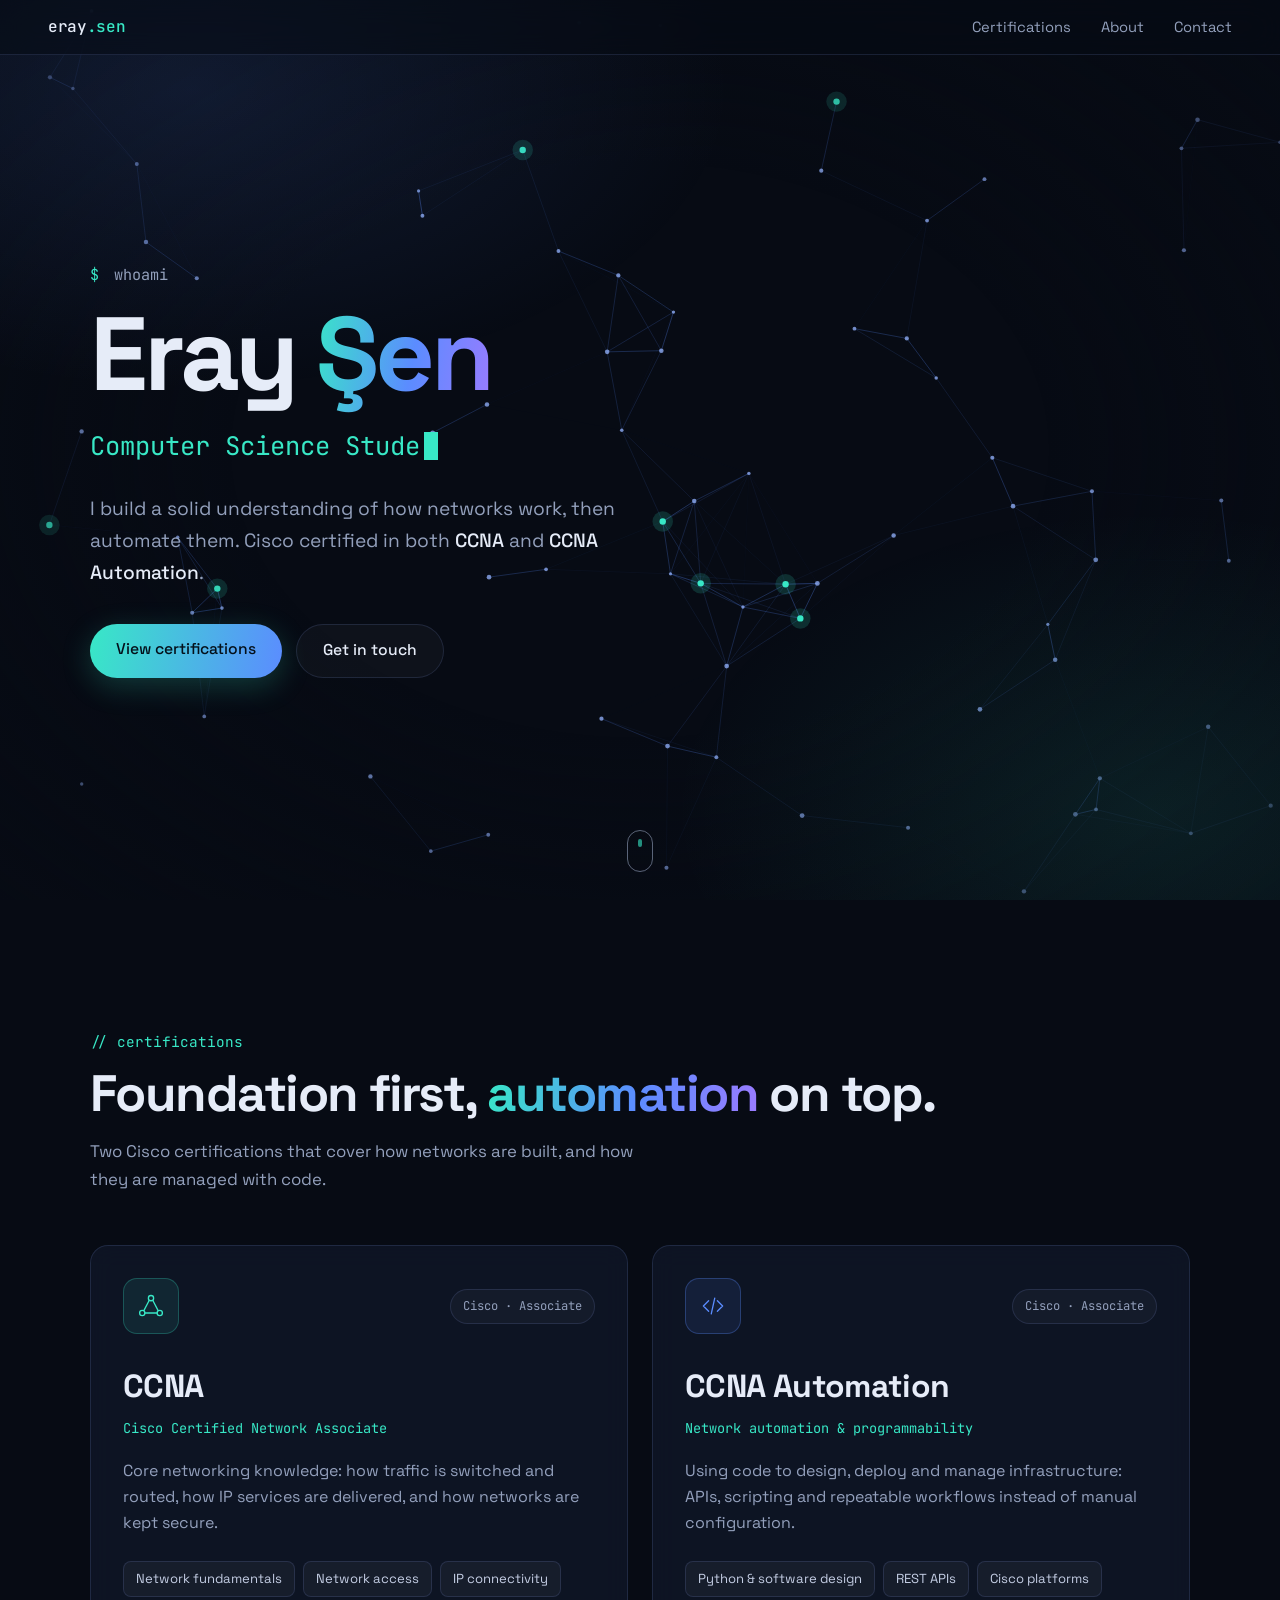
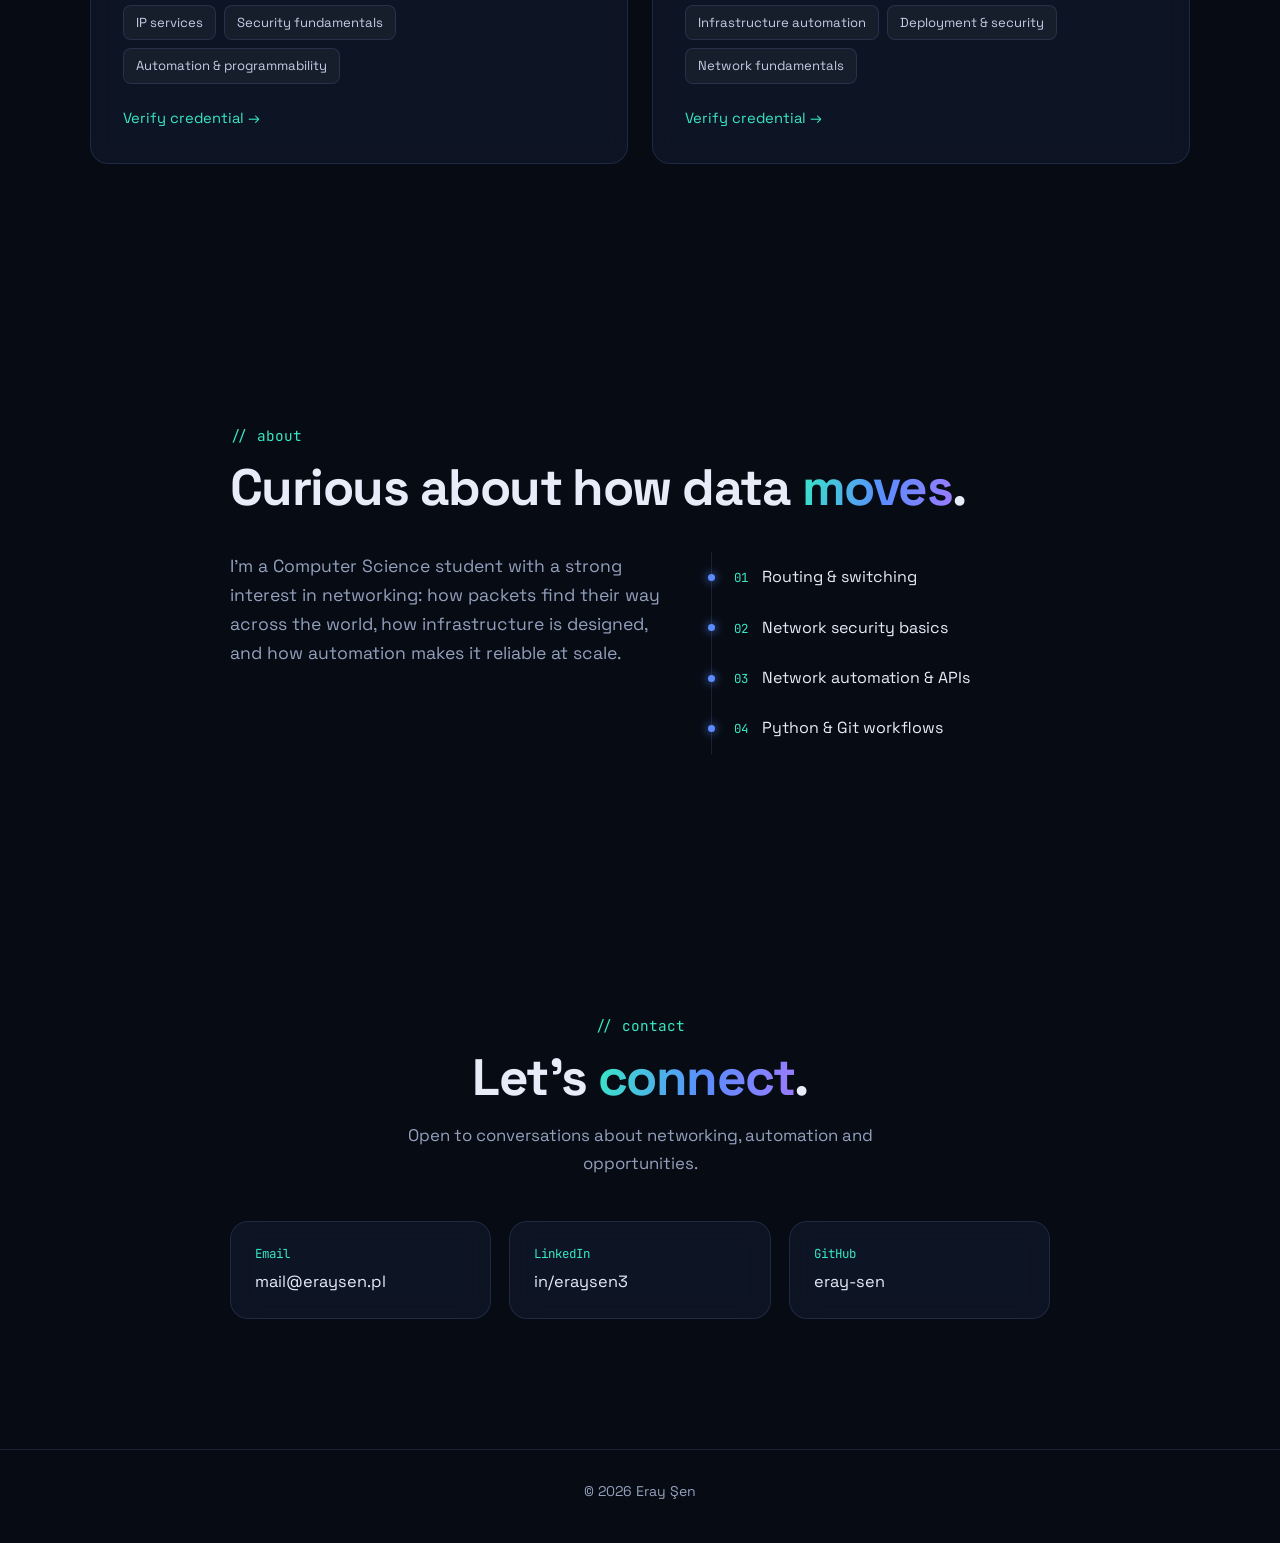
<file: index.html>
<!doctype html>
<html lang="en">
  <head>
    <meta charset="utf-8" />
    <meta name="viewport" content="width=device-width, initial-scale=1" />
    <title>Eray Şen | CCNA &amp; CCNA Automation</title>
    <meta
      name="description"
      content="Eray Şen — Computer Science student and network enthusiast. Cisco CCNA and CCNA Automation certified."
    />
    <meta name="theme-color" content="#070b14" />

    <meta property="og:type" content="website" />
    <meta property="og:url" content="https://eraysen.pl/" />
    <meta property="og:title" content="Eray Şen | CCNA &amp; CCNA Automation" />
    <meta
      property="og:description"
      content="Computer Science student and network enthusiast. Cisco CCNA and CCNA Automation certified."
    />

    <link
      rel="icon"
      href="data:image/svg+xml,%3Csvg xmlns='http://www.w3.org/2000/svg' viewBox='0 0 64 64'%3E%3Crect width='64' height='64' rx='14' fill='%23070b14'/%3E%3Ctext x='32' y='44' font-size='36' text-anchor='middle' fill='%2338e8c6' font-family='monospace' font-weight='700'%3EE%3C/text%3E%3C/svg%3E"
    />

    <link rel="preconnect" href="https://fonts.googleapis.com" />
    <link rel="preconnect" href="https://fonts.gstatic.com" crossorigin />
    <link
      href="https://fonts.googleapis.com/css2?family=JetBrains+Mono:wght@400;500&family=Space+Grotesk:wght@400;500;700&display=swap"
      rel="stylesheet"
    />
    <link rel="stylesheet" href="style.css" />
  </head>
  <body id="top">
    <canvas id="network" aria-hidden="true"></canvas>
    <div class="vignette" aria-hidden="true"></div>

    <header class="site-header">
      <a class="brand" href="#top">eray<span>.sen</span></a>
      <nav aria-label="Main">
        <a href="#certifications">Certifications</a>
        <a href="#about">About</a>
        <a href="#contact">Contact</a>
      </nav>
    </header>

    <main>
      <!-- HERO -->
      <section class="hero">
        <div class="container">
          <p class="eyebrow"><span class="prompt">$</span> whoami</p>
          <h1>Eray <span class="grad">Şen</span></h1>
          <p class="typed-line">
            <span id="typed">Computer Science Student</span
            ><span class="caret" aria-hidden="true"></span>
          </p>
          <p class="lead">
            I build a solid understanding of how networks work, then automate
            them. Cisco certified in both <strong>CCNA</strong> and
            <strong>CCNA Automation</strong>.
          </p>

          <div class="cta">
            <a class="btn primary" href="#certifications"
              >View certifications</a
            >
            <a class="btn ghost" href="#contact">Get in touch</a>
          </div>
        </div>
        <a
          class="scroll-hint"
          href="#certifications"
          aria-label="Scroll to certifications"
          ><span></span
        ></a>
      </section>

      <!-- CERTIFICATIONS -->
      <section id="certifications" class="section">
        <div class="container">
          <p class="section-tag">// certifications</p>
          <h2>
            Foundation first, <span class="grad">automation</span> on top.
          </h2>
          <p class="section-sub">
            Two Cisco certifications that cover how networks are built, and how
            they are managed with code.
          </p>

          <div class="cards">
            <article class="card reveal">
              <div class="card-top">
                <div class="icon">
                  <svg
                    viewBox="0 0 64 64"
                    fill="none"
                    stroke="currentColor"
                    stroke-width="3"
                    stroke-linecap="round"
                    stroke-linejoin="round"
                    aria-hidden="true"
                  >
                    <circle cx="32" cy="14" r="6" />
                    <circle cx="12" cy="48" r="6" />
                    <circle cx="52" cy="48" r="6" />
                    <path d="M28 19 16 42M36 19l12 23M18 48h28" />
                  </svg>
                </div>
                <span class="badge">Cisco · Associate</span>
              </div>
              <h3>CCNA</h3>
              <p class="card-sub">Cisco Certified Network Associate</p>
              <p>
                Core networking knowledge: how traffic is switched and routed,
                how IP services are delivered, and how networks are kept secure.
              </p>
              <ul class="chips">
                <li>Network fundamentals</li>
                <li>Network access</li>
                <li>IP connectivity</li>
                <li>IP services</li>
                <li>Security fundamentals</li>
                <li>Automation &amp; programmability</li>
              </ul>

              <a
                class="verify"
                href="https://www.credly.com/badges/8bb2ee79-cc07-495e-abe1-a09415129d3a/public_url"
                target="_blank"
                rel="noopener"
                >Verify credential →</a
              >
            </article>

            <article class="card reveal" style="--delay: 0.12s">
              <div class="card-top">
                <div class="icon alt">
                  <svg
                    viewBox="0 0 64 64"
                    fill="none"
                    stroke="currentColor"
                    stroke-width="3"
                    stroke-linecap="round"
                    stroke-linejoin="round"
                    aria-hidden="true"
                  >
                    <path
                      d="M22 20 10 32l12 12M42 20l12 12-12 12M36 14 28 50"
                    />
                  </svg>
                </div>
                <span class="badge">Cisco · Associate</span>
              </div>
              <h3>CCNA Automation</h3>
              <p class="card-sub">Network automation &amp; programmability</p>
              <p>
                Using code to design, deploy and manage infrastructure: APIs,
                scripting and repeatable workflows instead of manual
                configuration.
              </p>
              <ul class="chips">
                <li>Python &amp; software design</li>
                <li>REST APIs</li>
                <li>Cisco platforms</li>
                <li>Infrastructure automation</li>
                <li>Deployment &amp; security</li>
                <li>Network fundamentals</li>
              </ul>
              <a
                class="verify"
                href="https://www.credly.com/badges/ddde394d-48ca-473d-837e-9016e2189a1a/public_url"
                target="_blank"
                rel="noopener"
                >Verify credential →</a
              >
            </article>
          </div>
        </div>
      </section>

      <!-- ABOUT -->
      <section id="about" class="section">
        <div class="container narrow">
          <p class="section-tag">// about</p>
          <h2>Curious about how data <span class="grad">moves</span>.</h2>
          <div class="about-grid reveal">
            <p>
              I'm a Computer Science student with a strong interest in
              networking: how packets find their way across the world, how
              infrastructure is designed, and how automation makes it reliable
              at scale.
            </p>
            <ul class="focus">
              <li><span>01</span> Routing &amp; switching</li>
              <li><span>02</span> Network security basics</li>
              <li><span>03</span> Network automation &amp; APIs</li>
              <li><span>04</span> Python &amp; Git workflows</li>
            </ul>
          </div>
        </div>
      </section>

      <!-- CONTACT -->
      <section id="contact" class="section">
        <div class="container narrow center">
          <p class="section-tag">// contact</p>
          <h2>Let's <span class="grad">connect</span>.</h2>
          <p class="section-sub">
            Open to conversations about networking, automation and
            opportunities.
          </p>

          <div class="links reveal">
            <a class="link-card" href="mailto:mail@eraysen.pl">
              <span class="label">Email</span>
              <span class="value">mail@eraysen.pl</span>
            </a>
            <a
              class="link-card"
              href="https://linkedin.com/in/eraysen3"
              target="_blank"
              rel="noopener"
            >
              <span class="label">LinkedIn</span>
              <span class="value">in/eraysen3</span>
            </a>
            <a
              class="link-card"
              href="https://github.com/eray-sen"
              target="_blank"
              rel="noopener"
            >
              <span class="label">GitHub</span>
              <span class="value">eray-sen</span>
            </a>
          </div>
        </div>
      </section>
    </main>

    <footer class="site-footer">
      <p>© <span id="year">2026</span> Eray Şen</p>
    </footer>

    <script src="script.js"></script>
  </body>
</html>
</file>
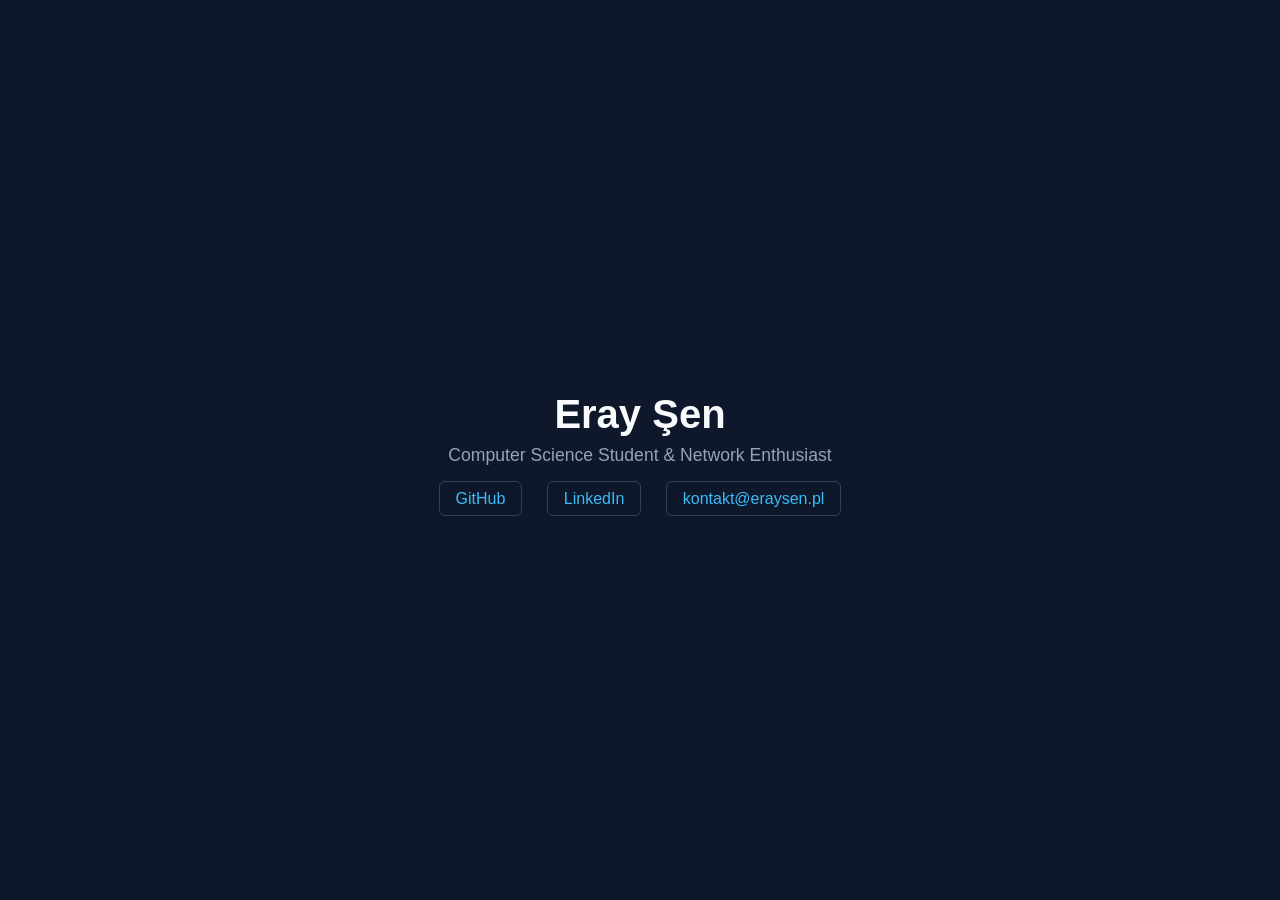
<file: eraysen.pl/index.html>
<!doctype html>
<html lang="en">
  <head>
    <meta charset="UTF-8" />
    <meta name="viewport" content="width=device-width, initial-scale=1.0" />
    <title>Eray Şen</title>
    <link rel="stylesheet" href="style.css" />
  </head>
  <body>
    <main class="container">
      <h1>Eray Şen</h1>
      <p class="subtitle">Computer Science Student & Network Enthusiast</p>

      <div class="links">
        <a href="https://github.com/eray-sen" target="_blank">GitHub</a>
        <a href="https://linkedin.com/in/eraysen3" target="_blank">LinkedIn</a>
        <a href="mailto:kontakt@eraysen.pl">kontakt@eraysen.pl</a>
      </div>
    </main>
  </body>
</html>
</file>
<file: style.css>
:root {
  --bg: #070b14;
  --bg-2: #0c1322;
  --card: rgba(18, 27, 46, 0.62);
  --border: rgba(140, 170, 255, 0.14);
  --text: #e6ecf8;
  --muted: #93a0bc;
  --teal: #38e8c6;
  --blue: #5b8cff;
  --violet: #9b7bff;
  --radius: 18px;
  --mono:
    "JetBrains Mono", ui-monospace, SFMono-Regular, Menlo, Consolas, monospace;
  --sans:
    "Space Grotesk", system-ui, -apple-system, "Segoe UI", Roboto, sans-serif;
}

*,
*::before,
*::after {
  box-sizing: border-box;
}

html {
  scroll-behavior: smooth;
}

body {
  margin: 0;
  background: var(--bg);
  color: var(--text);
  font-family: var(--sans);
  line-height: 1.65;
  -webkit-font-smoothing: antialiased;
  overflow-x: hidden;
}

a {
  color: inherit;
  text-decoration: none;
}

/* ---------- Background ---------- */
#network {
  position: fixed;
  inset: 0;
  z-index: 0;
}

.vignette {
  position: fixed;
  inset: 0;
  z-index: 0;
  pointer-events: none;
  background:
    radial-gradient(
      900px 500px at 15% 10%,
      rgba(91, 140, 255, 0.12),
      transparent 60%
    ),
    radial-gradient(
      800px 500px at 90% 90%,
      rgba(56, 232, 198, 0.09),
      transparent 60%
    ),
    radial-gradient(
      ellipse at center,
      transparent 45%,
      rgba(7, 11, 20, 0.75) 100%
    );
}

main,
.site-header,
.site-footer {
  position: relative;
  z-index: 1;
}

.container {
  width: min(1100px, 100% - 48px);
  margin-inline: auto;
}
.container.narrow {
  width: min(820px, 100% - 48px);
}
.center {
  text-align: center;
}

.grad {
  background: linear-gradient(
    100deg,
    var(--teal),
    var(--blue) 55%,
    var(--violet)
  );
  -webkit-background-clip: text;
  background-clip: text;
  color: transparent;
}

/* ---------- Header ---------- */
.site-header {
  position: fixed;
  top: 0;
  left: 0;
  right: 0;
  z-index: 10;
  display: flex;
  align-items: center;
  justify-content: space-between;
  padding: 14px clamp(18px, 4vw, 48px);
  background: rgba(7, 11, 20, 0.55);
  backdrop-filter: blur(14px);
  -webkit-backdrop-filter: blur(14px);
  border-bottom: 1px solid var(--border);
}

.brand {
  font-family: var(--mono);
  font-weight: 500;
  letter-spacing: -0.02em;
}
.brand span {
  color: var(--teal);
}

.site-header nav {
  display: flex;
  gap: clamp(14px, 3vw, 30px);
}
.site-header nav a {
  font-size: 0.92rem;
  color: var(--muted);
  transition: color 0.2s;
}
.site-header nav a:hover {
  color: var(--text);
}

/* ---------- Hero ---------- */
.hero {
  min-height: 100vh;
  min-height: 100svh;
  display: flex;
  align-items: center;
  position: relative;
  padding: 120px 0 80px;
}

.eyebrow {
  font-family: var(--mono);
  color: var(--muted);
  font-size: 0.95rem;
  margin: 0 0 14px;
}
.prompt {
  color: var(--teal);
  margin-right: 6px;
}

h1 {
  margin: 0;
  font-size: clamp(3rem, 9vw, 6.5rem);
  line-height: 1.02;
  letter-spacing: -0.04em;
  font-weight: 700;
}

.typed-line {
  margin: 18px 0 0;
  font-family: var(--mono);
  font-size: clamp(1.05rem, 2.6vw, 1.6rem);
  color: var(--teal);
  min-height: 1.8em;
}

.caret {
  display: inline-block;
  width: 0.55em;
  height: 1.1em;
  margin-left: 4px;
  vertical-align: -0.18em;
  background: var(--teal);
  animation: blink 1s steps(1) infinite;
}

@keyframes blink {
  50% {
    opacity: 0;
  }
}

.lead {
  max-width: 600px;
  margin: 22px 0 0;
  font-size: clamp(1.02rem, 2vw, 1.2rem);
  color: var(--muted);
}
.lead strong {
  color: var(--text);
  font-weight: 500;
}

.cta {
  display: flex;
  flex-wrap: wrap;
  gap: 14px;
  margin-top: 36px;
}

.btn {
  display: inline-block;
  padding: 13px 26px;
  border-radius: 999px;
  font-weight: 500;
  font-size: 0.98rem;
  transition:
    transform 0.2s,
    box-shadow 0.2s,
    background 0.2s,
    border-color 0.2s;
}
.btn.primary {
  color: #04101a;
  background: linear-gradient(100deg, var(--teal), var(--blue));
  box-shadow: 0 8px 30px rgba(56, 232, 198, 0.22);
}
.btn.primary:hover {
  transform: translateY(-2px);
  box-shadow: 0 12px 38px rgba(91, 140, 255, 0.35);
}
.btn.ghost {
  border: 1px solid var(--border);
  background: rgba(255, 255, 255, 0.03);
}
.btn.ghost:hover {
  border-color: var(--teal);
  background: rgba(56, 232, 198, 0.07);
  transform: translateY(-2px);
}

.scroll-hint {
  position: absolute;
  bottom: 28px;
  left: 50%;
  width: 26px;
  height: 42px;
  margin-left: -13px;
  border: 1.5px solid var(--muted);
  border-radius: 14px;
  opacity: 0.6;
}
.scroll-hint span {
  position: absolute;
  top: 8px;
  left: 50%;
  width: 4px;
  height: 8px;
  margin-left: -2px;
  border-radius: 2px;
  background: var(--teal);
  animation: scroll 1.8s ease-in-out infinite;
}
@keyframes scroll {
  0% {
    transform: translateY(0);
    opacity: 1;
  }
  80%,
  100% {
    transform: translateY(14px);
    opacity: 0;
  }
}

/* ---------- Sections ---------- */
.section {
  padding: clamp(70px, 11vw, 130px) 0;
}

.section-tag {
  font-family: var(--mono);
  color: var(--teal);
  font-size: 0.9rem;
  margin: 0 0 12px;
}

h2 {
  margin: 0;
  font-size: clamp(2rem, 5vw, 3.2rem);
  line-height: 1.1;
  letter-spacing: -0.03em;
}

.section-sub {
  max-width: 560px;
  margin: 16px 0 0;
  color: var(--muted);
  font-size: 1.05rem;
}
.center .section-sub {
  margin-inline: auto;
}

/* ---------- Certification cards ---------- */
.cards {
  display: grid;
  grid-template-columns: repeat(2, 1fr);
  gap: 24px;
  margin-top: 52px;
}

.card {
  position: relative;
  padding: 32px;
  background: var(--card);
  border: 1px solid var(--border);
  border-radius: var(--radius);
  backdrop-filter: blur(12px);
  -webkit-backdrop-filter: blur(12px);
  transition:
    transform 0.3s,
    border-color 0.3s,
    box-shadow 0.3s;
  overflow: hidden;
}
.card::before {
  content: "";
  position: absolute;
  inset: 0;
  background: radial-gradient(
    420px circle at var(--mx, 50%) var(--my, 0%),
    rgba(91, 140, 255, 0.14),
    transparent 60%
  );
  opacity: 0;
  transition: opacity 0.3s;
  pointer-events: none;
}
.card:hover {
  transform: translateY(-6px);
  border-color: rgba(56, 232, 198, 0.45);
  box-shadow: 0 20px 60px rgba(0, 0, 0, 0.45);
}
.card:hover::before {
  opacity: 1;
}

.card-top {
  display: flex;
  align-items: center;
  justify-content: space-between;
  margin-bottom: 26px;
}

.icon {
  width: 56px;
  height: 56px;
  padding: 13px;
  border-radius: 14px;
  color: var(--teal);
  background: rgba(56, 232, 198, 0.09);
  border: 1px solid rgba(56, 232, 198, 0.25);
}
.icon.alt {
  color: var(--blue);
  background: rgba(91, 140, 255, 0.1);
  border-color: rgba(91, 140, 255, 0.3);
}
.icon svg {
  width: 100%;
  height: 100%;
  display: block;
}

.badge {
  font-family: var(--mono);
  font-size: 0.76rem;
  padding: 6px 12px;
  border-radius: 999px;
  color: var(--muted);
  border: 1px solid var(--border);
  background: rgba(255, 255, 255, 0.03);
}

.card h3 {
  margin: 0;
  font-size: 2rem;
  letter-spacing: -0.02em;
}
.card-sub {
  margin: 4px 0 18px;
  font-family: var(--mono);
  font-size: 0.85rem;
  color: var(--teal);
}
.card p:not(.card-sub) {
  color: var(--muted);
  margin: 0;
}

.chips {
  list-style: none;
  display: flex;
  flex-wrap: wrap;
  gap: 8px;
  padding: 0;
  margin: 24px 0 0;
}
.chips li {
  font-size: 0.82rem;
  padding: 6px 12px;
  border-radius: 8px;
  background: rgba(255, 255, 255, 0.04);
  border: 1px solid var(--border);
  color: #c4cee4;
}

.verify {
  display: inline-block;
  margin-top: 22px;
  color: var(--teal);
  font-size: 0.92rem;
}
.verify:hover {
  text-decoration: underline;
}

/* ---------- About ---------- */
.about-grid {
  display: grid;
  grid-template-columns: 1.3fr 1fr;
  gap: 40px;
  align-items: start;
  margin-top: 36px;
}
.about-grid p {
  margin: 0;
  color: var(--muted);
  font-size: 1.1rem;
}

.focus {
  list-style: none;
  margin: 0;
  padding: 0;
  border-left: 1px solid var(--border);
}
.focus li {
  padding: 12px 0 12px 22px;
  font-size: 1rem;
  position: relative;
}
.focus li span {
  font-family: var(--mono);
  font-size: 0.78rem;
  color: var(--teal);
  margin-right: 10px;
}
.focus li::before {
  content: "";
  position: absolute;
  left: -4px;
  top: 50%;
  width: 7px;
  height: 7px;
  margin-top: -3.5px;
  border-radius: 50%;
  background: var(--blue);
  box-shadow: 0 0 10px var(--blue);
}

/* ---------- Contact ---------- */
.links {
  display: grid;
  grid-template-columns: repeat(3, 1fr);
  gap: 18px;
  margin-top: 44px;
  text-align: left;
}
.link-card {
  display: flex;
  flex-direction: column;
  gap: 4px;
  padding: 22px 24px;
  background: var(--card);
  border: 1px solid var(--border);
  border-radius: var(--radius);
  backdrop-filter: blur(12px);
  -webkit-backdrop-filter: blur(12px);
  transition:
    transform 0.25s,
    border-color 0.25s;
}
.link-card:hover {
  transform: translateY(-4px);
  border-color: rgba(56, 232, 198, 0.5);
}
.link-card .label {
  font-family: var(--mono);
  font-size: 0.78rem;
  color: var(--teal);
}
.link-card .value {
  font-size: 1.02rem;
  word-break: break-word;
}

/* ---------- Footer ---------- */
.site-footer {
  padding: 30px 0 40px;
  text-align: center;
  color: var(--muted);
  font-size: 0.88rem;
  border-top: 1px solid var(--border);
}
.site-footer p {
  margin: 0;
}

/* ---------- Reveal on scroll ---------- */
.reveal {
  opacity: 0;
  transform: translateY(26px);
  transition:
    opacity 0.8s ease var(--delay, 0s),
    transform 0.8s ease var(--delay, 0s);
}
.reveal.visible {
  opacity: 1;
  transform: none;
}

/* ---------- Responsive ---------- */
@media (max-width: 860px) {
  .cards {
    grid-template-columns: 1fr;
  }
  .about-grid {
    grid-template-columns: 1fr;
  }
  .links {
    grid-template-columns: 1fr;
  }
}

@media (max-width: 480px) {
  .card {
    padding: 24px;
  }
  .site-header nav a:first-child {
    display: none;
  }
}

@media (prefers-reduced-motion: reduce) {
  html {
    scroll-behavior: auto;
  }
  .reveal {
    opacity: 1;
    transform: none;
    transition: none;
  }
  .caret,
  .scroll-hint span {
    animation: none;
  }
}
</file>
<file: eraysen.pl/style.css>
* {
  margin: 0;
  padding: 0;
  box-sizing: border-box;
}

body {
  font-family:
    -apple-system, BlinkMacSystemFont, "Segoe UI", Roboto, sans-serif;
  background-color: #0f172a;
  color: #f8fafc;
  display: flex;
  justify-content: center;
  align-items: center;
  min-height: 100vh;
}

.container {
  text-align: center;
  padding: 2rem;
}

h1 {
  font-size: 2.5rem;
  margin-bottom: 0.5rem;
}

.subtitle {
  color: #94a3b8;
  font-size: 1.1rem;
  margin-bottom: 1.5rem;
}

.links a {
  color: #38bdf8;
  text-decoration: none;
  margin: 0 10px;
  font-weight: 500;
  border: 1px solid #334155;
  padding: 8px 16px;
  border-radius: 6px;
  transition: all 0.2s;
}

.links a:hover {
  background-color: #1e293b;
  border-color: #38bdf8;
}
</file>
